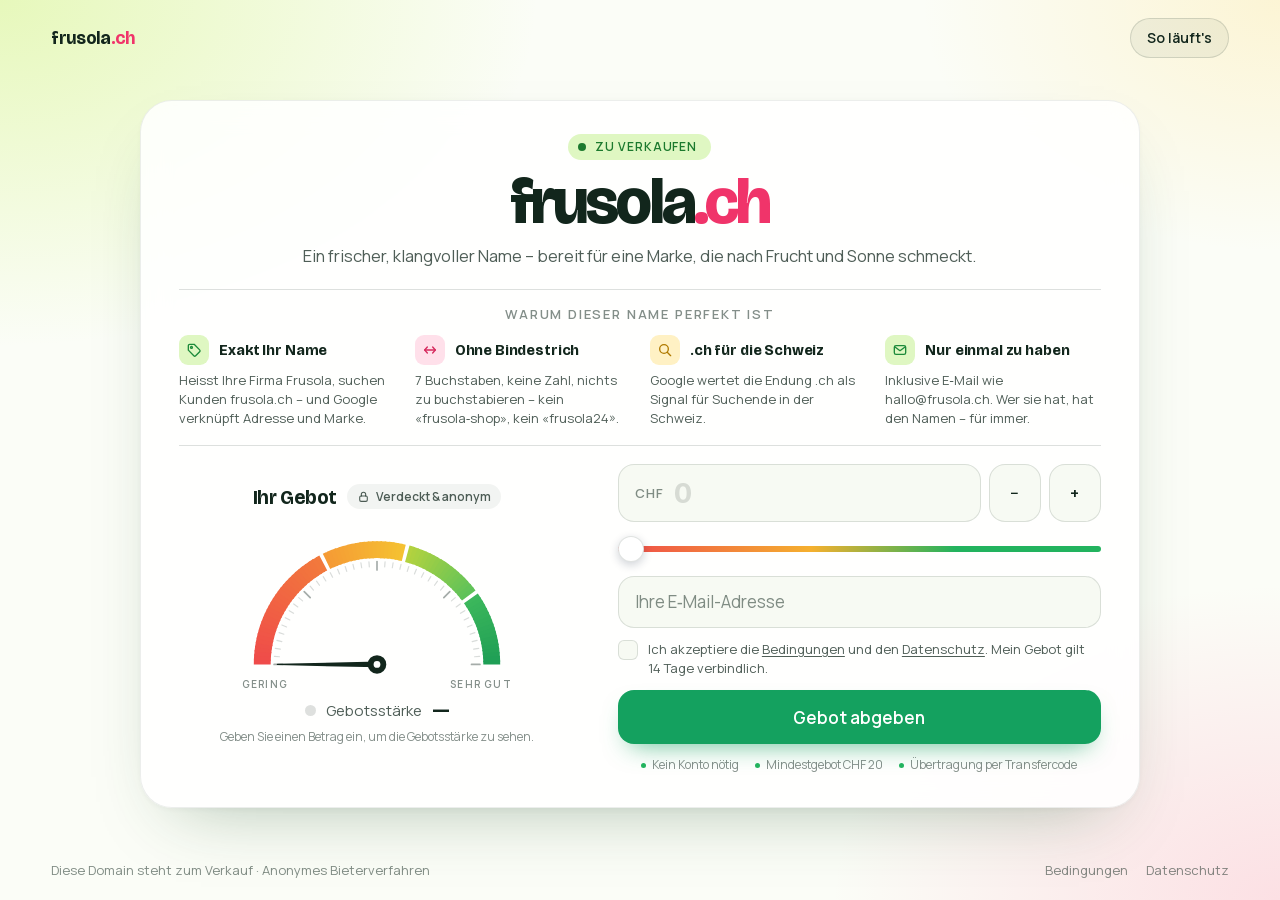
<file: index.html>
<!doctype html>
<html lang="de-CH">
<head>
  <meta charset="utf-8">
  <meta name="viewport" content="width=device-width, initial-scale=1, viewport-fit=cover">
  <title>frusola.ch steht zum Verkauf – Gebot abgeben</title>
  <meta name="description" content="Die Domain frusola.ch steht zum Verkauf. Geben Sie im anonymen Bieterverfahren direkt ein Gebot in Schweizer Franken ab.">
  <meta property="og:title" content="frusola.ch steht zum Verkauf">
  <meta property="og:description" content="Anonymes Bieterverfahren für die Domain frusola.ch. Gebot in CHF direkt online abgeben.">
  <meta property="og:type" content="website">
  <link rel="icon" href="assets/favicon.svg" type="image/svg+xml">
  <link rel="stylesheet" href="assets/fonts/bricolage-grotesque.css">
  <link rel="stylesheet" href="assets/fonts/manrope.css">
  <link rel="stylesheet" href="assets/base.css?v=20261005151731">
  <link rel="stylesheet" href="assets/theme.css?v=20261005151731">
</head>
<body>
  <header class="wrap top">
    <span class="wordmark">frusola<i>.ch</i></span>
    <button class="linkbtn" type="button" data-open-sheet>So läuft's</button>
  </header>

  <main class="wrap center">
    <section class="box rise" aria-labelledby="title" data-auction='{"min": 20, "scale": 105, "step": 5}'>
      <div class="box__head">
        <p class="badge"><span class="pulse" aria-hidden="true"></span>Zu verkaufen</p>
        <h1 class="domain" id="title">frusola<i>.ch</i></h1>
        <p class="lede">Ein frischer, klangvoller Name – bereit für eine Marke, die nach Frucht und Sonne schmeckt.</p>
      </div>

      <div class="why">
        <h2>Warum dieser Name perfekt ist</h2>
        <ul>
          <li><span class="why__icon"><svg viewBox="0 0 24 24" aria-hidden="true"><path d="M3.5 12.2V5.5a2 2 0 0 1 2-2h6.7l8.3 8.3a2 2 0 0 1 0 2.8l-6 6a2 2 0 0 1-2.8 0z"/><circle cx="8.2" cy="8.2" r="1.4"/></svg></span><div><strong>Exakt Ihr Name</strong><span>Heisst Ihre Firma Frusola, suchen Kunden frusola.ch – und Google verknüpft Adresse und Marke.</span></div></li>
          <li><span class="why__icon"><svg viewBox="0 0 24 24" aria-hidden="true"><path d="M4 12h16"/><path d="M8 7.5 4 12l4 4.5M16 7.5l4 4.5-4 4.5"/></svg></span><div><strong>Ohne Bindestrich</strong><span>7 Buchstaben, keine Zahl, nichts zu buchstabieren – kein «frusola‑shop», kein «frusola24».</span></div></li>
          <li><span class="why__icon"><svg viewBox="0 0 24 24" aria-hidden="true"><circle cx="10.5" cy="10.5" r="6.5"/><path d="M15.4 15.4 20.5 20.5"/></svg></span><div><strong>.ch für die Schweiz</strong><span>Google wertet die Endung .ch als Signal für Suchende in der Schweiz.</span></div></li>
          <li><span class="why__icon"><svg viewBox="0 0 24 24" aria-hidden="true"><rect x="3.5" y="5.5" width="17" height="13" rx="2.5"/><path d="m4.5 7.5 7.5 5.5 7.5-5.5"/></svg></span><div><strong>Nur einmal zu haben</strong><span>Inklusive E‑Mail wie hallo@frusola.ch. Wer sie hat, hat den Namen – für immer.</span></div></li>
        </ul>
      </div>

      <div class="bid">
        <div class="bid__side">
          <div class="bid__title"><h2 id="bid-title">Ihr Gebot</h2><span class="chip"><svg viewBox="0 0 24 24" aria-hidden="true"><rect x="5" y="11" width="14" height="10" rx="2.5"/><path d="M8 11V8a4 4 0 0 1 8 0v3"/></svg>Verdeckt &amp; anonym</span></div>
          <div class="meter" aria-live="polite">
            <svg class="meter__svg" viewBox="0 0 320 184" role="img" aria-label="Anzeige der Gebotsstärke"><g fill="none" stroke-width="20"><path d="M24.00 170.00A136 136 0 0 1 24.15 163.54" stroke="#EF4B4A"/><path d="M24.08 165.25A136 136 0 0 1 24.46 158.79" stroke="#EF4D49"/><path d="M24.33 160.50A136 136 0 0 1 24.94 154.06" stroke="#EF4E49"/><path d="M24.75 155.76A136 136 0 0 1 25.58 149.35" stroke="#EF5048"/><path d="M25.33 151.04A136 136 0 0 1 26.38 144.67" stroke="#EF5148"/><path d="M26.07 146.35A136 136 0 0 1 27.35 140.01" stroke="#F05347"/><path d="M26.98 141.68A136 136 0 0 1 28.48 135.39" stroke="#F05447"/><path d="M28.05 137.05A136 136 0 0 1 29.77 130.81" stroke="#F05647"/><path d="M29.29 132.45A136 136 0 0 1 31.22 126.29" stroke="#F05746"/><path d="M30.68 127.91A136 136 0 0 1 32.82 121.81" stroke="#F05946"/><path d="M32.23 123.41A136 136 0 0 1 34.59 117.40" stroke="#F05B45"/><path d="M33.93 118.98A136 136 0 0 1 36.50 113.04" stroke="#F05C45"/><path d="M35.80 114.60A136 136 0 0 1 38.57 108.76" stroke="#F05E44"/><path d="M37.81 110.29A136 136 0 0 1 40.78 104.55" stroke="#F05F44"/><path d="M39.97 106.06A136 136 0 0 1 43.14 100.43" stroke="#F06143"/><path d="M42.28 101.90A136 136 0 0 1 45.65 96.38" stroke="#F16243"/><path d="M44.73 97.83A136 136 0 0 1 48.29 92.43" stroke="#F16442"/><path d="M47.32 93.84A136 136 0 0 1 51.07 88.57" stroke="#F16542"/><path d="M50.05 89.95A136 136 0 0 1 53.98 84.82" stroke="#F16742"/><path d="M52.92 86.16A136 136 0 0 1 57.02 81.16" stroke="#F16841"/><path d="M55.92 82.46A136 136 0 0 1 60.19 77.62" stroke="#F16A41"/><path d="M59.04 78.88A136 136 0 0 1 63.48 74.18" stroke="#F16C40"/><path d="M62.29 75.41A136 136 0 0 1 66.89 70.87" stroke="#F16D40"/><path d="M65.65 72.05A136 136 0 0 1 70.41 67.68" stroke="#F16F3F"/><path d="M69.13 68.81A136 136 0 0 1 74.05 64.61" stroke="#F1703F"/><path d="M72.73 65.70A136 136 0 0 1 77.78 61.67" stroke="#F1723E"/><path d="M76.43 62.71A136 136 0 0 1 81.62 58.86" stroke="#F2733E"/><path d="M80.23 59.85A136 136 0 0 1 85.55 56.19" stroke="#F2753D"/><path d="M84.13 57.13A136 136 0 0 1 89.58 53.65" stroke="#F2763D"/><path d="M88.12 54.55A136 136 0 0 1 93.69 51.26" stroke="#F2783D"/><path d="M92.20 52.11A136 136 0 0 1 96.36 49.81" stroke="#F2793C"/><path d="M100.17 47.87A136 136 0 0 1 105.99 45.19" stroke="#F59B35"/><path d="M104.42 45.87A136 136 0 0 1 110.33 43.39" stroke="#F59D35"/><path d="M108.75 44.03A136 136 0 0 1 114.74 41.75" stroke="#F59F35"/><path d="M113.13 42.33A136 136 0 0 1 119.19 40.27" stroke="#F5A134"/><path d="M117.57 40.79A136 136 0 0 1 123.70 38.93" stroke="#F5A334"/><path d="M122.06 39.40A136 136 0 0 1 128.25 37.76" stroke="#F5A534"/><path d="M126.59 38.17A136 136 0 0 1 132.84 36.74" stroke="#F5A734"/><path d="M131.17 37.09A136 136 0 0 1 137.46 35.88" stroke="#F5A934"/><path d="M135.78 36.17A136 136 0 0 1 142.11 35.18" stroke="#F5AB34"/><path d="M140.41 35.42A136 136 0 0 1 146.78 34.64" stroke="#F5AD34"/><path d="M145.08 34.82A136 136 0 0 1 151.46 34.27" stroke="#F5AF33"/><path d="M149.76 34.39A136 136 0 0 1 156.16 34.05" stroke="#F5B133"/><path d="M154.45 34.11A136 136 0 0 1 160.85 34.00" stroke="#F5B333"/><path d="M159.15 34.00A136 136 0 0 1 165.55 34.11" stroke="#F5B533"/><path d="M163.84 34.05A136 136 0 0 1 170.24 34.39" stroke="#F5B733"/><path d="M168.54 34.27A136 136 0 0 1 174.92 34.82" stroke="#F5B933"/><path d="M173.22 34.64A136 136 0 0 1 179.59 35.42" stroke="#F5BB32"/><path d="M177.89 35.18A136 136 0 0 1 184.22 36.17" stroke="#F5BD32"/><path d="M182.54 35.88A136 136 0 0 1 188.83 37.09" stroke="#F5BF32"/><path d="M187.16 36.74A136 136 0 0 1 191.75 37.76" stroke="#F5C132"/><path d="M195.89 38.82A136 136 0 0 1 202.05 40.66" stroke="#B3D23F"/><path d="M200.42 40.15A136 136 0 0 1 206.51 42.20" stroke="#AED140"/><path d="M204.90 41.63A136 136 0 0 1 210.92 43.89" stroke="#A9D142"/><path d="M209.33 43.26A136 136 0 0 1 215.27 45.74" stroke="#A5D043"/><path d="M213.70 45.05A136 136 0 0 1 219.55 47.73" stroke="#A0CF45"/><path d="M218.01 46.99A136 136 0 0 1 223.76 49.87" stroke="#9BCE46"/><path d="M222.24 49.08A136 136 0 0 1 227.89 52.16" stroke="#97CD48"/><path d="M226.40 51.31A136 136 0 0 1 231.94 54.58" stroke="#92CC49"/><path d="M230.48 53.69A136 136 0 0 1 235.90 57.15" stroke="#8DCB4B"/><path d="M234.48 56.21A136 136 0 0 1 239.77 59.85" stroke="#89CA4C"/><path d="M238.38 58.86A136 136 0 0 1 243.55 62.69" stroke="#84C94E"/><path d="M242.20 61.65A136 136 0 0 1 247.23 65.66" stroke="#7FC94F"/><path d="M245.91 64.57A136 136 0 0 1 250.80 68.75" stroke="#7BC851"/><path d="M249.52 67.61A136 136 0 0 1 254.26 71.96" stroke="#76C752"/><path d="M253.02 70.78A136 136 0 0 1 257.60 75.29" stroke="#71C654"/><path d="M256.40 74.07A136 136 0 0 1 260.83 78.74" stroke="#6DC555"/><path d="M259.68 77.48A136 136 0 0 1 263.94 82.29" stroke="#68C457"/><path d="M262.83 80.99A136 136 0 0 1 266.92 85.95" stroke="#63C358"/><path d="M265.86 84.62A136 136 0 0 1 268.76 88.34" stroke="#5FC259"/><path d="M271.27 91.80A136 136 0 0 1 274.79 97.07" stroke="#3CB75C"/><path d="M273.86 95.63A136 136 0 0 1 277.21 101.02" stroke="#3AB65B"/><path d="M276.33 99.55A136 136 0 0 1 279.49 105.04" stroke="#38B45B"/><path d="M278.66 103.55A136 136 0 0 1 281.63 109.15" stroke="#37B35B"/><path d="M280.85 107.62A136 136 0 0 1 283.63 113.32" stroke="#35B15A"/><path d="M282.90 111.77A136 136 0 0 1 285.48 117.56" stroke="#33B05A"/><path d="M284.81 115.99A136 136 0 0 1 287.20 121.86" stroke="#31AE59"/><path d="M286.58 120.27A136 136 0 0 1 288.76 126.22" stroke="#30AD59"/><path d="M288.20 124.60A136 136 0 0 1 290.17 130.62" stroke="#2EAB59"/><path d="M289.67 128.99A136 136 0 0 1 291.44 135.08" stroke="#2CAA58"/><path d="M290.99 133.43A136 136 0 0 1 292.55 139.57" stroke="#2BA958"/><path d="M292.16 137.91A136 136 0 0 1 293.51 144.10" stroke="#29A757"/><path d="M293.17 142.42A136 136 0 0 1 294.31 148.65" stroke="#27A657"/><path d="M294.04 146.97A136 136 0 0 1 294.96 153.24" stroke="#25A457"/><path d="M294.74 151.54A136 136 0 0 1 295.46 157.84" stroke="#24A356"/><path d="M295.29 156.14A136 136 0 0 1 295.79 162.46" stroke="#22A156"/><path d="M295.69 160.75A136 136 0 0 1 295.97 167.08" stroke="#20A056"/><path d="M295.92 165.37A136 136 0 0 1 296.00 170.00" stroke="#1F9F55"/></g><g><line class="meter__tick meter__tick--major" x1="48.00" y1="170.00" x2="38.00" y2="170.00"/><line class="meter__tick" x1="44.36" y1="160.90" x2="38.38" y2="160.43"/><line class="meter__tick" x1="45.43" y1="151.85" x2="39.50" y2="150.91"/><line class="meter__tick" x1="47.21" y1="142.92" x2="41.37" y2="141.52"/><line class="meter__tick" x1="49.68" y1="134.15" x2="43.97" y2="132.30"/><line class="meter__tick" x1="52.83" y1="125.61" x2="47.29" y2="123.31"/><line class="meter__tick" x1="56.64" y1="117.34" x2="51.30" y2="114.61"/><line class="meter__tick" x1="61.09" y1="109.39" x2="55.98" y2="106.26"/><line class="meter__tick" x1="66.15" y1="101.82" x2="61.30" y2="98.29"/><line class="meter__tick" x1="71.79" y1="94.66" x2="67.23" y2="90.77"/><line class="meter__tick meter__tick--major" x1="80.80" y1="90.80" x2="73.73" y2="83.73"/><line class="meter__tick" x1="84.66" y1="81.79" x2="80.77" y2="77.23"/><line class="meter__tick" x1="91.82" y1="76.15" x2="88.29" y2="71.30"/><line class="meter__tick" x1="99.39" y1="71.09" x2="96.26" y2="65.98"/><line class="meter__tick" x1="107.34" y1="66.64" x2="104.61" y2="61.30"/><line class="meter__tick" x1="115.61" y1="62.83" x2="113.31" y2="57.29"/><line class="meter__tick" x1="124.15" y1="59.68" x2="122.30" y2="53.97"/><line class="meter__tick" x1="132.92" y1="57.21" x2="131.52" y2="51.37"/><line class="meter__tick" x1="141.85" y1="55.43" x2="140.91" y2="49.50"/><line class="meter__tick" x1="150.90" y1="54.36" x2="150.43" y2="48.38"/><line class="meter__tick meter__tick--major" x1="160.00" y1="58.00" x2="160.00" y2="48.00"/><line class="meter__tick" x1="169.10" y1="54.36" x2="169.57" y2="48.38"/><line class="meter__tick" x1="178.15" y1="55.43" x2="179.09" y2="49.50"/><line class="meter__tick" x1="187.08" y1="57.21" x2="188.48" y2="51.37"/><line class="meter__tick" x1="195.85" y1="59.68" x2="197.70" y2="53.97"/><line class="meter__tick" x1="204.39" y1="62.83" x2="206.69" y2="57.29"/><line class="meter__tick" x1="212.66" y1="66.64" x2="215.39" y2="61.30"/><line class="meter__tick" x1="220.61" y1="71.09" x2="223.74" y2="65.98"/><line class="meter__tick" x1="228.18" y1="76.15" x2="231.71" y2="71.30"/><line class="meter__tick" x1="235.34" y1="81.79" x2="239.23" y2="77.23"/><line class="meter__tick meter__tick--major" x1="239.20" y1="90.80" x2="246.27" y2="83.73"/><line class="meter__tick" x1="248.21" y1="94.66" x2="252.77" y2="90.77"/><line class="meter__tick" x1="253.85" y1="101.82" x2="258.70" y2="98.29"/><line class="meter__tick" x1="258.91" y1="109.39" x2="264.02" y2="106.26"/><line class="meter__tick" x1="263.36" y1="117.34" x2="268.70" y2="114.61"/><line class="meter__tick" x1="267.17" y1="125.61" x2="272.71" y2="123.31"/><line class="meter__tick" x1="270.32" y1="134.15" x2="276.03" y2="132.30"/><line class="meter__tick" x1="272.79" y1="142.92" x2="278.63" y2="141.52"/><line class="meter__tick" x1="274.57" y1="151.85" x2="280.50" y2="150.91"/><line class="meter__tick" x1="275.64" y1="160.90" x2="281.62" y2="160.43"/><line class="meter__tick meter__tick--major" x1="272.00" y1="170.00" x2="282.00" y2="170.00"/></g><g class="meter__needle" data-needle><path d="M156.6 172 159.2 52a.8.8 0 0 1 1.6 0L163.4 172Z"/></g><circle class="meter__hub" cx="160" cy="170" r="11"/><circle class="meter__hub-inner" cx="160" cy="170" r="4"/></svg>
            <div class="meter__ends" aria-hidden="true"><span>Gering</span><span>Sehr gut</span></div>
            <p class="meter__read"><span class="meter__dot" data-dot aria-hidden="true"></span>Gebotsstärke <strong data-strength>—</strong></p>
            <p class="meter__note" data-note id="meter-note"></p>
          </div>
        </div>
        <form class="bidform" data-bid-form data-endpoint="https://formsubmit.co/ajax/9de2592c97e89040e8c0e87298fa2035" aria-labelledby="bid-title" novalidate>
          <input type="hidden" name="_subject" value="Neues Gebot für frusola.ch"><input type="hidden" name="_template" value="table"><input type="text" name="_honey" class="sr-only" tabindex="-1" autocomplete="off" aria-hidden="true"><input type="hidden" name="domain" value="frusola.ch">
          <div class="amount">
            <label class="amount__field"><span class="amount__cur">CHF</span><input id="betrag" name="betrag" data-amount inputmode="numeric" autocomplete="off" placeholder="0" aria-label="Ihr Gebot in Franken" aria-describedby="meter-note"></label>
            <button type="button" data-nudge="-10" aria-label="10 Franken weniger">−</button>
            <button type="button" data-nudge="10" aria-label="10 Franken mehr">+</button>
          </div>
          <input class="range" type="range" data-slider min="0" max="1" step="0.001" value="0" aria-label="Betrag mit dem Regler wählen">
          <input class="email" type="email" name="email" autocomplete="email" required placeholder="Ihre E‑Mail-Adresse" aria-label="Ihre E‑Mail-Adresse">
          <label class="consent"><input type="checkbox" name="consent" value="ja"><span>Ich akzeptiere die <a href="bedingungen.html">Bedingungen</a> und den <a href="datenschutz.html">Datenschutz</a>. Mein Gebot gilt 14 Tage verbindlich.</span></label>
          <button class="btn" type="submit">Gebot abgeben</button>
          <p class="status" data-status role="status" aria-live="polite"></p>
          <p class="trust"><span>Kein Konto nötig</span><span>Mindestgebot CHF 20</span><span>Übertragung per Transfercode</span></p>
        </form>
      </div>

      <div class="done" data-done tabindex="-1">
        <div class="done__check"><svg viewBox="0 0 24 24" aria-hidden="true"><path d="M5 12.5 10 17.5 19.5 7" fill="none" stroke="currentColor" stroke-width="2.4" stroke-linecap="round" stroke-linejoin="round"/></svg></div>
        <h3>Ihr Gebot über <span data-done-amount></span> ist eingegangen.</h3>
        <p>Danke. Der Verkäufer prüft es vertraulich und meldet sich per E‑Mail. Erhöhen können Sie jederzeit mit derselben Adresse.</p>
        <p class="preview" data-done-preview>Vorschau: Hier wird noch kein Gebot übermittelt.</p>
      </div>
    </section>
  </main>

  <footer class="wrap foot">
    <span>Diese Domain steht zum Verkauf · Anonymes Bieterverfahren</span>
    <nav aria-label="Rechtliches"><a href="bedingungen.html">Bedingungen</a><a href="datenschutz.html">Datenschutz</a></nav>
  </footer>

  <dialog class="sheet" data-sheet aria-labelledby="sheet-title">
    <div class="sheet__inner">
      <div class="sheet__head">
        <h2 id="sheet-title">So läuft das Bieterverfahren</h2>
        <button class="sheet__close" type="button" data-close-sheet aria-label="Schliessen">×</button>
      </div>
      <ol class="sheet__steps">
          <li><div><strong>Gebot abgeben</strong><span>Betrag in Franken und E‑Mail-Adresse – mehr braucht es nicht.</span></div></li>
          <li><div><strong>Vertraulich geprüft</strong><span>Gebote sind verdeckt. Niemand ausser dem Verkäufer sieht Betrag oder Absender.</span></div></li>
          <li><div><strong>Zuschlag per E‑Mail</strong><span>Passt Ihr Gebot, erhalten Sie den Zuschlag mit allen Angaben zur Zahlung.</span></div></li>
          <li><div><strong>Übertragung</strong><span>Nach Zahlungseingang erhalten Sie den Transfercode und übernehmen frusola.ch bei einem Registrar Ihrer Wahl.</span></div></li>
      </ol>
      <h3>Fragen und Antworten</h3>
        <details><summary>Wer verkauft die Domain?</summary><p>frusola.ch wird privat verkauft. Der Verkäufer bleibt im Bieterverfahren anonym und gibt sich dem Käufer beim Zuschlag zu erkennen.</p></details>
        <details><summary>Was zeigt die Anzeige?</summary><p>Sie schätzt ein, wie gut Ihr Betrag zur Preisvorstellung des Verkäufers passt. Sie zeigt keine Gebote anderer und ist keine Zusage.</p></details>
        <details><summary>Ist mein Gebot verbindlich?</summary><p>Ja, 14 Tage ab Abgabe. Ohne Zuschlag in dieser Zeit erlischt es automatisch.</p></details>
        <details><summary>Kann ich erhöhen?</summary><p>Ja. Ein neues Gebot mit derselben E‑Mail-Adresse ersetzt das frühere.</p></details>
        <details><summary>Wie wird bezahlt?</summary><p>Per Banküberweisung in CHF innert 7 Tagen nach dem Zuschlag – auf Wunsch über einen Treuhanddienst (Gebühren trägt der Käufer).</p></details>
        <details><summary>Fallen weitere Kosten an?</summary><p>Nein. Der gebotene Betrag ist der Endpreis; danach zahlen Sie nur die jährliche Gebühr bei Ihrem Registrar.</p></details>
      <p class="sheet__legal">Alle Regeln stehen in den <a href="bedingungen.html">Bedingungen des Bieterverfahrens</a>.</p>
    </div>
  </dialog>

  <script src="assets/auction.js?v=20261005151731" defer></script>
  <script>
    // the sheet opens in place, so the page itself never has to scroll
    (() => {
      const sheet = document.querySelector('[data-sheet]');
      document.querySelector('[data-open-sheet]').addEventListener('click', () => sheet.showModal());
      document.querySelector('[data-close-sheet]').addEventListener('click', () => sheet.close());
      sheet.addEventListener('click', (e) => { if (e.target === sheet) sheet.close(); });
    })();
  </script>
</body>
</html>
</file>
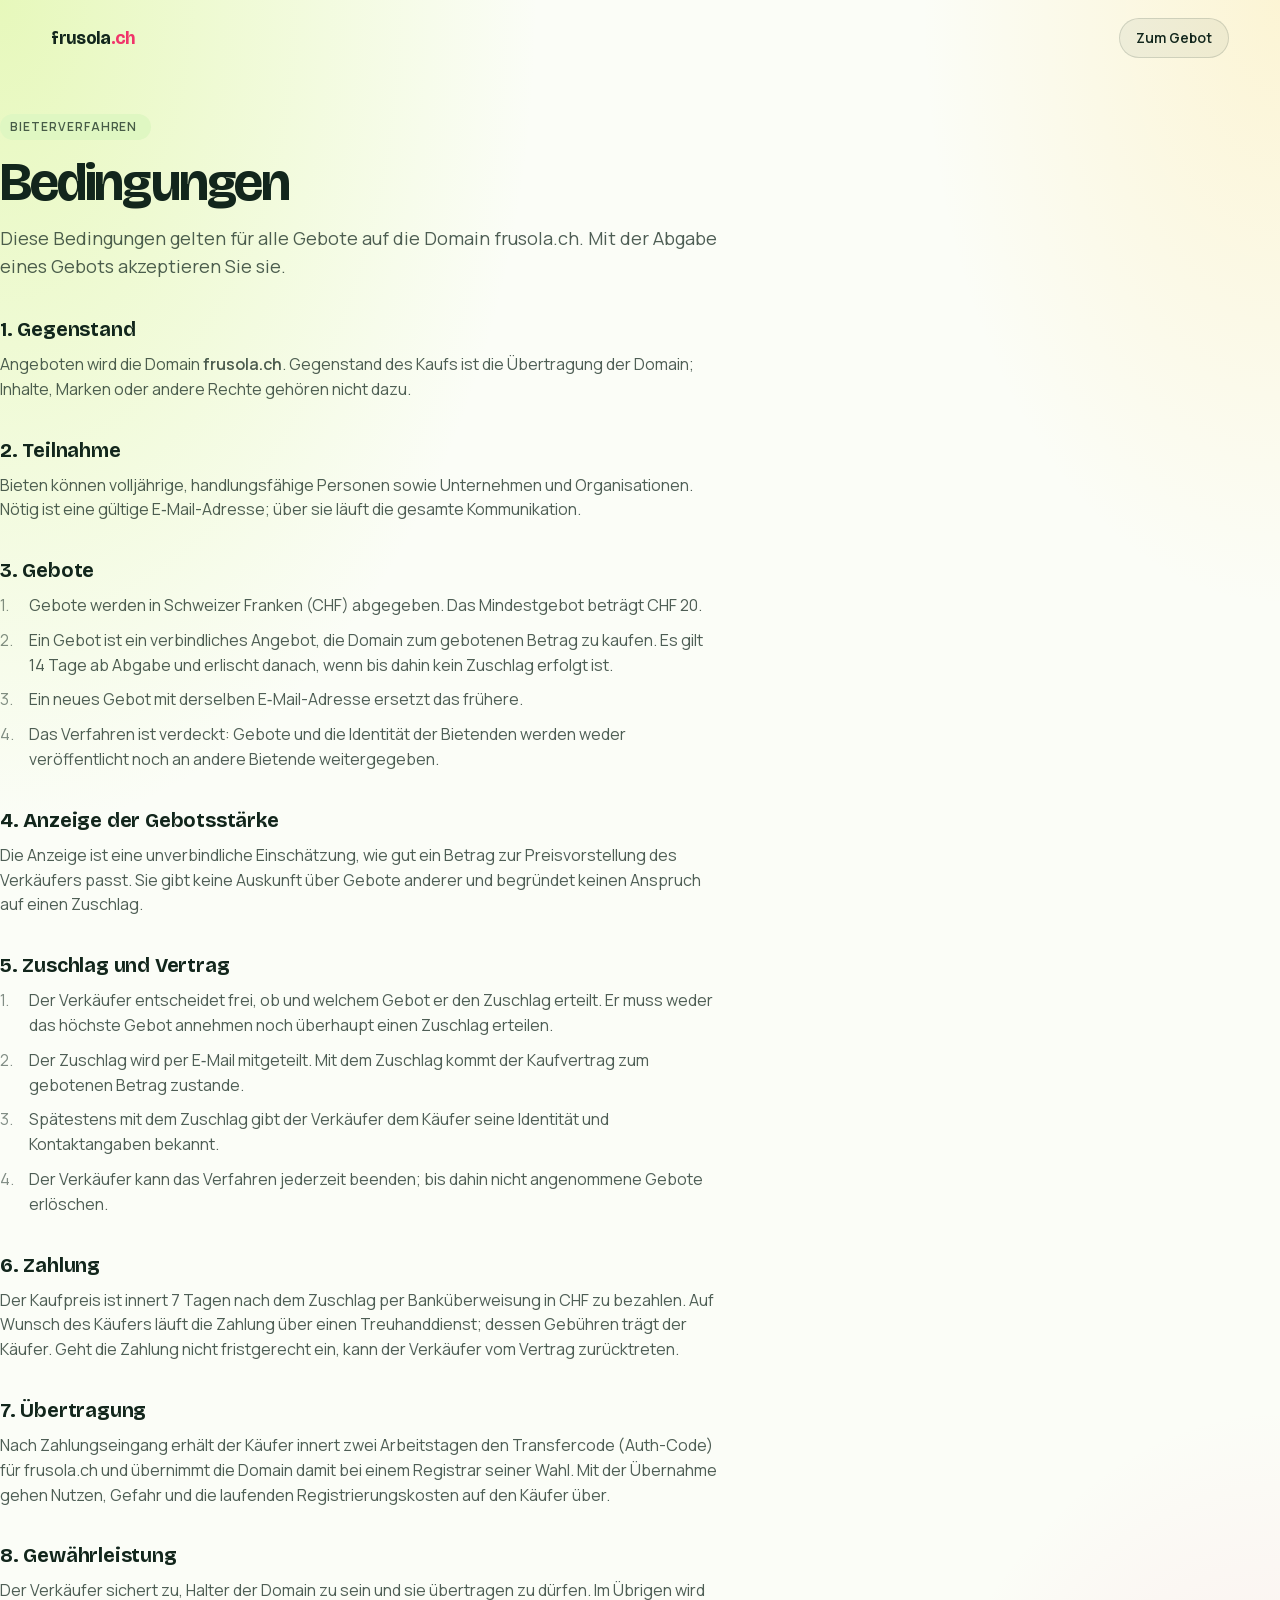
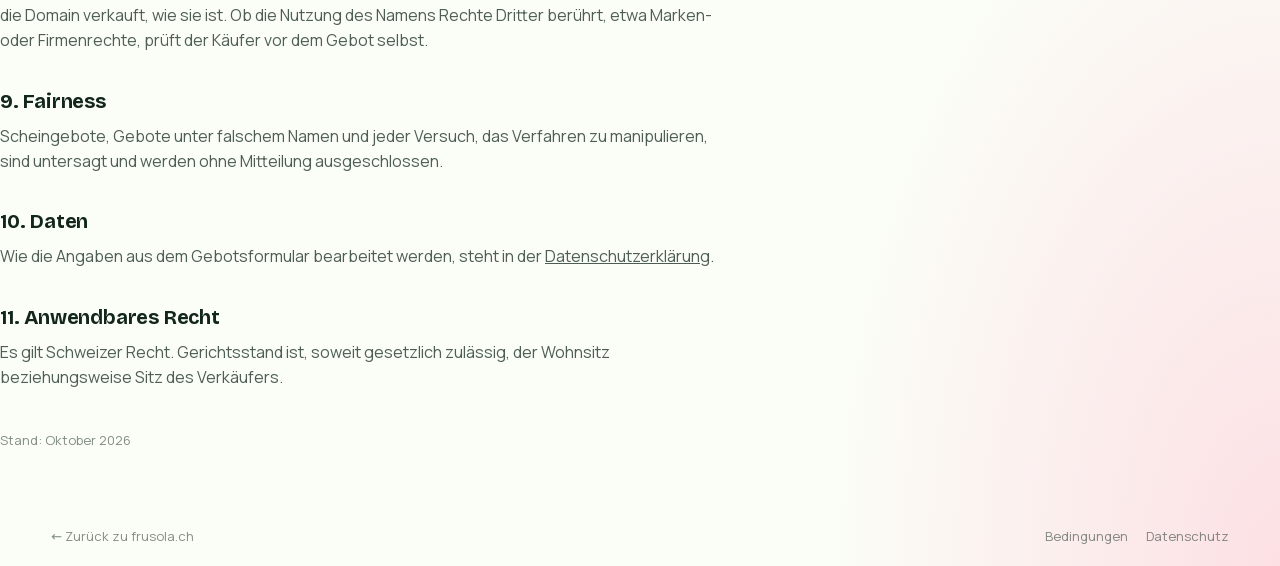
<file: bedingungen.html>
<!doctype html>
<html lang="de-CH">
<head>
  <meta charset="utf-8">
  <meta name="viewport" content="width=device-width, initial-scale=1, viewport-fit=cover">
  <title>Bedingungen – frusola.ch</title>
  <meta name="description" content="Bedingungen für das Bieterverfahren um die Domain frusola.ch.">
  <meta property="og:title" content="frusola.ch steht zum Verkauf">
  <meta property="og:description" content="Anonymes Bieterverfahren für die Domain frusola.ch. Gebot in CHF direkt online abgeben.">
  <meta property="og:type" content="website">
  <link rel="icon" href="assets/favicon.svg" type="image/svg+xml">
  <link rel="stylesheet" href="assets/fonts/bricolage-grotesque.css">
  <link rel="stylesheet" href="assets/fonts/manrope.css">
  <link rel="stylesheet" href="assets/base.css?v=20261005151731">
  <link rel="stylesheet" href="assets/theme.css?v=20261005151731">
</head>
<body>
  <header class="wrap top">
    <a class="wordmark" href="index.html">frusola<i>.ch</i></a>
    <a class="linkbtn" href="index.html">Zum Gebot</a>
  </header>
  <main class="wrap legal">
    <article>
      <p class="badge">Bieterverfahren</p>
      <h1>Bedingungen</h1>
      <p class="lead">Diese Bedingungen gelten für alle Gebote auf die Domain frusola.ch. Mit der Abgabe eines Gebots akzeptieren Sie sie.</p>

      <h2>1. Gegenstand</h2>
      <p>Angeboten wird die Domain <strong>frusola.ch</strong>. Gegenstand des Kaufs ist die Übertragung der Domain; Inhalte, Marken oder andere Rechte gehören nicht dazu.</p>
      <h2>2. Teilnahme</h2>
      <p>Bieten können volljährige, handlungsfähige Personen sowie Unternehmen und Organisationen. Nötig ist eine gültige E‑Mail-Adresse; über sie läuft die gesamte Kommunikation.</p>
      <h2>3. Gebote</h2>
      <ol>
        <li>Gebote werden in Schweizer Franken (CHF) abgegeben. Das Mindestgebot beträgt CHF 20.</li>
        <li>Ein Gebot ist ein verbindliches Angebot, die Domain zum gebotenen Betrag zu kaufen. Es gilt 14 Tage ab Abgabe und erlischt danach, wenn bis dahin kein Zuschlag erfolgt ist.</li>
        <li>Ein neues Gebot mit derselben E‑Mail-Adresse ersetzt das frühere.</li>
        <li>Das Verfahren ist verdeckt: Gebote und die Identität der Bietenden werden weder veröffentlicht noch an andere Bietende weitergegeben.</li>
      </ol>
      <h2>4. Anzeige der Gebotsstärke</h2>
      <p>Die Anzeige ist eine unverbindliche Einschätzung, wie gut ein Betrag zur Preisvorstellung des Verkäufers passt. Sie gibt keine Auskunft über Gebote anderer und begründet keinen Anspruch auf einen Zuschlag.</p>
      <h2>5. Zuschlag und Vertrag</h2>
      <ol>
        <li>Der Verkäufer entscheidet frei, ob und welchem Gebot er den Zuschlag erteilt. Er muss weder das höchste Gebot annehmen noch überhaupt einen Zuschlag erteilen.</li>
        <li>Der Zuschlag wird per E‑Mail mitgeteilt. Mit dem Zuschlag kommt der Kaufvertrag zum gebotenen Betrag zustande.</li>
        <li>Spätestens mit dem Zuschlag gibt der Verkäufer dem Käufer seine Identität und Kontaktangaben bekannt.</li>
        <li>Der Verkäufer kann das Verfahren jederzeit beenden; bis dahin nicht angenommene Gebote erlöschen.</li>
      </ol>
      <h2>6. Zahlung</h2>
      <p>Der Kaufpreis ist innert 7 Tagen nach dem Zuschlag per Banküberweisung in CHF zu bezahlen. Auf Wunsch des Käufers läuft die Zahlung über einen Treuhanddienst; dessen Gebühren trägt der Käufer. Geht die Zahlung nicht fristgerecht ein, kann der Verkäufer vom Vertrag zurücktreten.</p>
      <h2>7. Übertragung</h2>
      <p>Nach Zahlungseingang erhält der Käufer innert zwei Arbeitstagen den Transfercode (Auth-Code) für frusola.ch und übernimmt die Domain damit bei einem Registrar seiner Wahl. Mit der Übernahme gehen Nutzen, Gefahr und die laufenden Registrierungskosten auf den Käufer über.</p>
      <h2>8. Gewährleistung</h2>
      <p>Der Verkäufer sichert zu, Halter der Domain zu sein und sie übertragen zu dürfen. Im Übrigen wird die Domain verkauft, wie sie ist. Ob die Nutzung des Namens Rechte Dritter berührt, etwa Marken- oder Firmenrechte, prüft der Käufer vor dem Gebot selbst.</p>
      <h2>9. Fairness</h2>
      <p>Scheingebote, Gebote unter falschem Namen und jeder Versuch, das Verfahren zu manipulieren, sind untersagt und werden ohne Mitteilung ausgeschlossen.</p>
      <h2>10. Daten</h2>
      <p>Wie die Angaben aus dem Gebotsformular bearbeitet werden, steht in der <a href="datenschutz.html">Datenschutzerklärung</a>.</p>
      <h2>11. Anwendbares Recht</h2>
      <p>Es gilt Schweizer Recht. Gerichtsstand ist, soweit gesetzlich zulässig, der Wohnsitz beziehungsweise Sitz des Verkäufers.</p>

      <p class="stand">Stand: Oktober 2026</p>
    </article>
  </main>
  <footer class="wrap foot">
    <span><a href="index.html">← Zurück zu frusola.ch</a></span>
    <nav aria-label="Rechtliches"><a href="bedingungen.html">Bedingungen</a><a href="datenschutz.html">Datenschutz</a></nav>
  </footer>
</body>
</html>
</file>
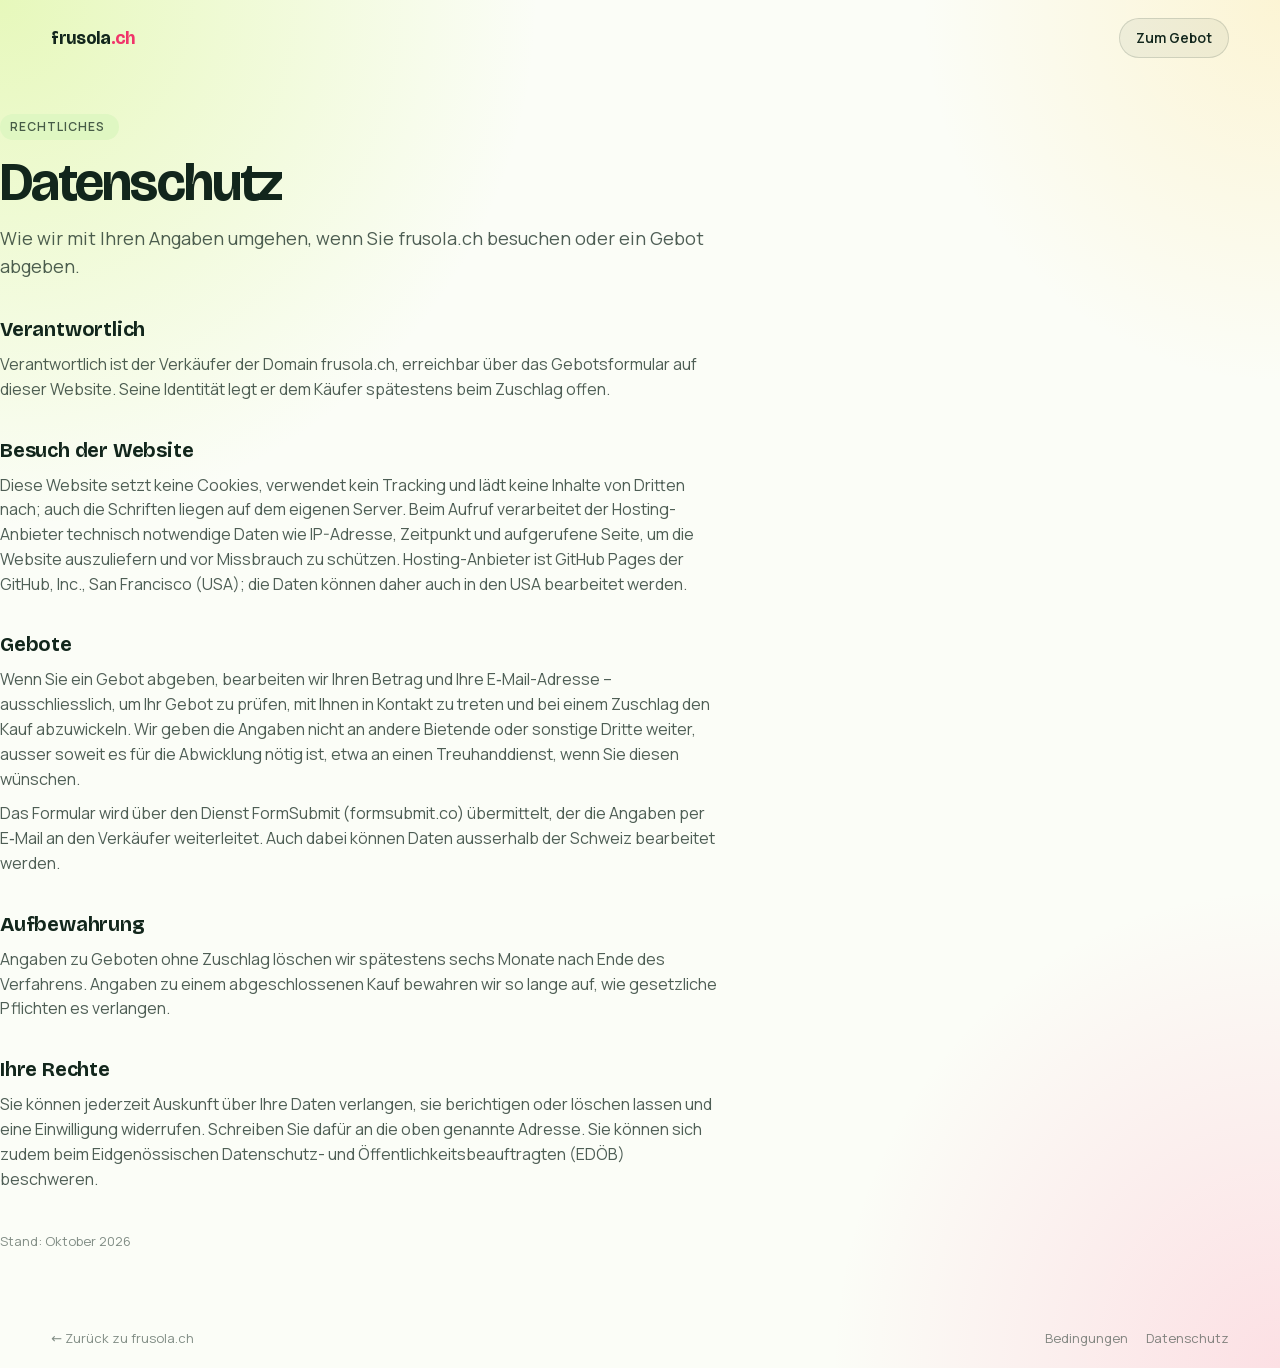
<file: datenschutz.html>
<!doctype html>
<html lang="de-CH">
<head>
  <meta charset="utf-8">
  <meta name="viewport" content="width=device-width, initial-scale=1, viewport-fit=cover">
  <title>Datenschutz – frusola.ch</title>
  <meta name="description" content="Datenschutz für das Bieterverfahren um die Domain frusola.ch.">
  <meta property="og:title" content="frusola.ch steht zum Verkauf">
  <meta property="og:description" content="Anonymes Bieterverfahren für die Domain frusola.ch. Gebot in CHF direkt online abgeben.">
  <meta property="og:type" content="website">
  <link rel="icon" href="assets/favicon.svg" type="image/svg+xml">
  <link rel="stylesheet" href="assets/fonts/bricolage-grotesque.css">
  <link rel="stylesheet" href="assets/fonts/manrope.css">
  <link rel="stylesheet" href="assets/base.css?v=20261005151731">
  <link rel="stylesheet" href="assets/theme.css?v=20261005151731">
</head>
<body>
  <header class="wrap top">
    <a class="wordmark" href="index.html">frusola<i>.ch</i></a>
    <a class="linkbtn" href="index.html">Zum Gebot</a>
  </header>
  <main class="wrap legal">
    <article>
      <p class="badge">Rechtliches</p>
      <h1>Datenschutz</h1>
      <p class="lead">Wie wir mit Ihren Angaben umgehen, wenn Sie frusola.ch besuchen oder ein Gebot abgeben.</p>

      <h2>Verantwortlich</h2>
      <p>Verantwortlich ist der Verkäufer der Domain frusola.ch, erreichbar über das Gebotsformular auf dieser Website. Seine Identität legt er dem Käufer spätestens beim Zuschlag offen.</p>
      <h2>Besuch der Website</h2>
      <p>Diese Website setzt keine Cookies, verwendet kein Tracking und lädt keine Inhalte von Dritten nach; auch die Schriften liegen auf dem eigenen Server. Beim Aufruf verarbeitet der Hosting-Anbieter technisch notwendige Daten wie IP-Adresse, Zeitpunkt und aufgerufene Seite, um die Website auszuliefern und vor Missbrauch zu schützen. Hosting-Anbieter ist GitHub Pages der GitHub, Inc., San Francisco (USA); die Daten können daher auch in den USA bearbeitet werden.</p>
      <h2>Gebote</h2>
      <p>Wenn Sie ein Gebot abgeben, bearbeiten wir Ihren Betrag und Ihre E‑Mail-Adresse – ausschliesslich, um Ihr Gebot zu prüfen, mit Ihnen in Kontakt zu treten und bei einem Zuschlag den Kauf abzuwickeln. Wir geben die Angaben nicht an andere Bietende oder sonstige Dritte weiter, ausser soweit es für die Abwicklung nötig ist, etwa an einen Treuhanddienst, wenn Sie diesen wünschen.</p>
      <p>Das Formular wird über den Dienst FormSubmit (formsubmit.co) übermittelt, der die Angaben per E‑Mail an den Verkäufer weiterleitet. Auch dabei können Daten ausserhalb der Schweiz bearbeitet werden.</p>
      <h2>Aufbewahrung</h2>
      <p>Angaben zu Geboten ohne Zuschlag löschen wir spätestens sechs Monate nach Ende des Verfahrens. Angaben zu einem abgeschlossenen Kauf bewahren wir so lange auf, wie gesetzliche Pflichten es verlangen.</p>
      <h2>Ihre Rechte</h2>
      <p>Sie können jederzeit Auskunft über Ihre Daten verlangen, sie berichtigen oder löschen lassen und eine Einwilligung widerrufen. Schreiben Sie dafür an die oben genannte Adresse. Sie können sich zudem beim Eidgenössischen Datenschutz- und Öffentlichkeitsbeauftragten (EDÖB) beschweren.</p>

      <p class="stand">Stand: Oktober 2026</p>
    </article>
  </main>
  <footer class="wrap foot">
    <span><a href="index.html">← Zurück zu frusola.ch</a></span>
    <nav aria-label="Rechtliches"><a href="bedingungen.html">Bedingungen</a><a href="datenschutz.html">Datenschutz</a></nav>
  </footer>
</body>
</html>
</file>
<file: assets/fonts/bricolage-grotesque.css>
@font-face {
  font-family: 'Bricolage Grotesque';
  font-style: normal;
  font-weight: 400 800;
  font-stretch: 100%;
  font-display: swap;
  src: url(bricolage-grotesque-normal-latin-ext.woff2) format('woff2');
  unicode-range: U+0100-02BA, U+02BD-02C5, U+02C7-02CC, U+02CE-02D7, U+02DD-02FF, U+0304, U+0308, U+0329, U+1D00-1DBF, U+1E00-1E9F, U+1EF2-1EFF, U+2020, U+20A0-20AB, U+20AD-20C0, U+2113, U+2C60-2C7F, U+A720-A7FF;
}
@font-face {
  font-family: 'Bricolage Grotesque';
  font-style: normal;
  font-weight: 400 800;
  font-stretch: 100%;
  font-display: swap;
  src: url(bricolage-grotesque-normal-latin.woff2) format('woff2');
  unicode-range: U+0000-00FF, U+0131, U+0152-0153, U+02BB-02BC, U+02C6, U+02DA, U+02DC, U+0304, U+0308, U+0329, U+2000-206F, U+20AC, U+2122, U+2191, U+2193, U+2212, U+2215, U+FEFF, U+FFFD;
}
</file>
<file: assets/fonts/manrope.css>
@font-face {
  font-family: 'Manrope';
  font-style: normal;
  font-weight: 400 600;
  font-display: swap;
  src: url(manrope-normal-latin-ext.woff2) format('woff2');
  unicode-range: U+0100-02BA, U+02BD-02C5, U+02C7-02CC, U+02CE-02D7, U+02DD-02FF, U+0304, U+0308, U+0329, U+1D00-1DBF, U+1E00-1E9F, U+1EF2-1EFF, U+2020, U+20A0-20AB, U+20AD-20C0, U+2113, U+2C60-2C7F, U+A720-A7FF;
}
@font-face {
  font-family: 'Manrope';
  font-style: normal;
  font-weight: 400 600;
  font-display: swap;
  src: url(manrope-normal-latin.woff2) format('woff2');
  unicode-range: U+0000-00FF, U+0131, U+0152-0153, U+02BB-02BC, U+02C6, U+02DA, U+02DC, U+0304, U+0308, U+0329, U+2000-206F, U+20AC, U+2122, U+2191, U+2193, U+2212, U+2215, U+FEFF, U+FFFD;
}
</file>
<file: assets/base.css>
/* One screen, one centred box: the domain, why the name is worth having, then the bid with its meter.
   Each site sets its colours and type in its own theme file. */

*, *::before, *::after { box-sizing: border-box; }
html { -webkit-text-size-adjust: 100%; background: var(--bg); }
body {
  margin: 0; min-height: 100svh; display: flex; flex-direction: column;
  background: var(--bg-image, none), var(--bg); color: var(--ink);
  font: 400 1rem/1.55 var(--text); -webkit-font-smoothing: antialiased; -moz-osx-font-smoothing: grayscale;
}
h1, h2, h3, p, dl, dd, ol, ul { margin: 0; }
ol, ul { padding: 0; list-style: none; }
a { color: inherit; }
button, input { font: inherit; color: inherit; }
svg { display: block; }
:focus-visible { outline: 2px solid var(--accent); outline-offset: 3px; border-radius: 6px; }
.sr-only { position: absolute; width: 1px; height: 1px; overflow: hidden; clip: rect(0 0 0 0); white-space: nowrap; }

:root { --gutter: clamp(16px, 4vw, 56px); --max: 1200px; --ease: cubic-bezier(.22, .61, .36, 1); }
.wrap { width: 100%; max-width: calc(var(--max) + 2 * var(--gutter)); margin: 0 auto; padding: 0 var(--gutter); }

/* ---------- top and bottom bars ---------- */
.top { display: flex; align-items: center; justify-content: space-between; gap: 16px; padding-top: 18px; padding-bottom: 6px; }
.wordmark { font: 700 1.125rem/1 var(--display); letter-spacing: -.02em; text-decoration: none; }
.wordmark i { font-style: normal; color: var(--accent-2); }
.linkbtn {
  display: inline-flex; align-items: center; gap: 8px; min-height: 40px; padding: 0 16px; border-radius: 999px;
  border: 1px solid var(--line); background: var(--chip); cursor: pointer; text-decoration: none;
  font: 600 .875rem/1 var(--text); transition: background-color .2s var(--ease);
}
.linkbtn:hover { background: var(--chip-hover); }
.foot { display: flex; flex-wrap: wrap; align-items: center; justify-content: space-between; gap: 6px 20px; padding-top: 10px; padding-bottom: calc(14px + env(safe-area-inset-bottom)); font-size: .8125rem; color: var(--muted); }
.foot nav { display: flex; gap: 18px; }
.foot a { text-decoration: none; display: inline-flex; align-items: center; min-height: 32px; }
.foot a:hover { color: var(--ink); }

/* ---------- the box: everything in one centred panel ---------- */
.center { flex: 1; display: flex; align-items: center; justify-content: center; padding-top: 8px; padding-bottom: 8px; }
.box {
  width: 100%; min-width: 0; max-width: 1000px; padding: clamp(20px, 2.6vw, 32px) clamp(20px, 3vw, 40px); border-radius: 32px;
  background: var(--card); border: 1px solid var(--card-line); box-shadow: var(--card-shadow);
}
.box__head { text-align: center; container-type: inline-size; }
.badge {
  display: inline-flex; align-items: center; gap: 9px; padding: 7px 14px 7px 10px; border-radius: 999px;
  background: var(--badge-bg); color: var(--badge-ink); font: 700 .75rem/1 var(--text); letter-spacing: .08em; text-transform: uppercase;
}
.pulse { width: 8px; height: 8px; border-radius: 50%; background: currentColor; animation: pulse 2.4s var(--ease) infinite; }
@keyframes pulse { 0% { box-shadow: 0 0 0 0 color-mix(in srgb, currentColor 45%, transparent); } 70%, 100% { box-shadow: 0 0 0 9px transparent; } }
.domain {
  margin-top: 12px; font: var(--display-weight, 700) min(clamp(2.4rem, 5vw, 4rem), var(--fit))/.95 var(--display);
  letter-spacing: -.045em; white-space: nowrap;
}
.domain i { font-style: normal; color: var(--accent-2); }
.lede { margin: 10px auto 0; font-size: clamp(1rem, 1.3vw, 1.125rem); color: var(--ink-2); max-width: 52em; text-wrap: balance; }

/* why the name is worth having: four short reasons in a row */
.why { margin-top: 20px; padding-top: 18px; border-top: 1px solid var(--line); }
.why h2 { text-align: center; font: 700 .8125rem/1 var(--text); letter-spacing: .14em; text-transform: uppercase; color: var(--muted); }
.why ul { margin-top: 14px; display: grid; grid-template-columns: repeat(4, minmax(0, 1fr)); gap: 20px; }
/* icon and title share a line, the reason sits underneath */
.why li { display: grid; grid-template-columns: 30px minmax(0, 1fr); grid-template-rows: auto 1fr; gap: 6px 10px; align-items: center; }
.why li > div { display: contents; }
.why__icon { width: 30px; height: 30px; border-radius: 9px; display: grid; place-items: center; background: var(--pro-bg); color: var(--pro-ink); }
.why li:nth-child(2) .why__icon { background: var(--pro2-bg); color: var(--pro2-ink); }
.why li:nth-child(3) .why__icon { background: var(--pro3-bg); color: var(--pro3-ink); }
.why li:nth-child(4) .why__icon { background: var(--pro4-bg, var(--pro-bg)); color: var(--pro4-ink, var(--pro-ink)); }
.why__icon svg { width: 16px; height: 16px; }
.why__icon path, .why__icon circle, .why__icon rect { fill: none; stroke: currentColor; stroke-width: 2; stroke-linecap: round; stroke-linejoin: round; }
.why strong { font: 700 .9375rem/1.2 var(--display); letter-spacing: -.01em; }
.why li div span { grid-column: 1 / -1; align-self: start; font-size: .8125rem; line-height: 1.45; color: var(--ink-2); }

/* the bid: the meter on one side, the form on the other */
.bid { margin-top: 18px; padding-top: 18px; border-top: 1px solid var(--line); display: grid; grid-template-columns: minmax(0, .9fr) minmax(0, 1.1fr); gap: clamp(20px, 3.4vw, 44px); align-items: center; }
.bid__side { text-align: center; }

/* ---------- the bid ---------- */
.bid__title { display: flex; align-items: center; justify-content: center; gap: 10px; }
.bid__title h2 { font: 700 1.25rem/1 var(--display); letter-spacing: -.02em; }
.chip { display: inline-flex; align-items: center; gap: 6px; padding: 6px 10px; border-radius: 999px; background: var(--chip); font: 600 .75rem/1 var(--text); color: var(--ink-2); }
.chip svg { width: 13px; height: 13px; }
.chip path, .chip rect { fill: none; stroke: currentColor; stroke-width: 2; stroke-linecap: round; stroke-linejoin: round; }

.meter { margin-top: 12px; text-align: center; }
.meter__svg { width: min(100%, 270px); margin: 0 auto; overflow: visible; }
.meter__tick { stroke: var(--tick); stroke-width: 1.4; stroke-linecap: round; }
.meter__tick--major { stroke: var(--tick-major); stroke-width: 2; }
.meter__needle { transform-box: view-box; transform-origin: 160px 170px; transform: rotate(var(--a, -90deg)); }
.meter__needle path { fill: var(--needle); }
.meter__hub { fill: var(--needle); }
.meter__hub-inner { fill: var(--card-solid); }
.meter__ends { display: flex; justify-content: space-between; width: min(100%, 270px); margin: 2px auto 0; font: 700 .625rem/1 var(--text); letter-spacing: .12em; text-transform: uppercase; color: var(--muted); }
.meter__read { margin-top: 10px; display: inline-flex; align-items: center; gap: 10px; color: var(--ink-2); font-size: .9375rem; }
.meter__read strong { font: 700 1.375rem/1 var(--display); color: var(--ink); letter-spacing: -.02em; }
.meter__dot { width: 11px; height: 11px; border-radius: 50%; background: var(--line); transition: background-color .4s var(--ease), box-shadow .4s var(--ease); }
[data-level="red"] .meter__dot { background: var(--g-red); box-shadow: 0 0 0 5px color-mix(in srgb, var(--g-red) 18%, transparent); }
[data-level="amber"] .meter__dot { background: var(--g-amber); box-shadow: 0 0 0 5px color-mix(in srgb, var(--g-amber) 22%, transparent); }
[data-level="green"] .meter__dot { background: var(--g-green); box-shadow: 0 0 0 5px color-mix(in srgb, var(--g-green) 20%, transparent); }
.meter__note { margin: 6px auto 0; max-width: 28em; font-size: .75rem; line-height: 1.45; color: var(--muted); min-height: 2.2em; }

.bidform { display: grid; gap: 12px; }
.amount { display: flex; gap: 8px; }
.amount__field {
  flex: 1; min-width: 0; display: flex; align-items: center; gap: 10px; padding: 0 16px; min-height: 58px;
  border-radius: 16px; background: var(--field); border: 1.5px solid var(--field-line);
  transition: border-color .2s var(--ease), box-shadow .2s var(--ease);
}
.amount__field:focus-within { border-color: var(--accent); box-shadow: 0 0 0 4px var(--focus-ring); }
.amount__cur { font: 700 .8125rem/1 var(--text); letter-spacing: .08em; color: var(--muted); }
.amount__field input { width: 100%; min-width: 0; border: 0; outline: none; background: none; padding: 0; font: 700 1.875rem/1.1 var(--display); letter-spacing: -.03em; }
.amount__field input::placeholder { color: var(--line); }
.amount button {
  width: 52px; border-radius: 16px; border: 1.5px solid var(--field-line); background: var(--field); cursor: pointer;
  font: 700 1rem/1 var(--text); transition: background-color .2s;
}
.amount button:hover { background: var(--chip-hover); }

.range { -webkit-appearance: none; appearance: none; width: 100%; height: 30px; background: none; margin: 0; cursor: pointer; }
.range::-webkit-slider-runnable-track { height: 6px; border-radius: 999px; background: linear-gradient(90deg, var(--g-red), var(--g-amber) 40%, var(--g-green) 70%); }
.range::-moz-range-track { height: 6px; border-radius: 999px; background: linear-gradient(90deg, var(--g-red), var(--g-amber) 40%, var(--g-green) 70%); }
.range::-webkit-slider-thumb { -webkit-appearance: none; width: 26px; height: 26px; margin-top: -10px; border-radius: 50%; background: #fff; border: 1.5px solid var(--field-line); box-shadow: 0 3px 10px rgba(16, 30, 60, .2); }
.range::-moz-range-thumb { width: 26px; height: 26px; border-radius: 50%; background: #fff; border: 1.5px solid var(--field-line); box-shadow: 0 3px 10px rgba(16, 30, 60, .2); }

.email {
  width: 100%; min-height: 52px; padding: 0 16px; border-radius: 16px; border: 1.5px solid var(--field-line); background: var(--field);
  font-size: 1.0625rem; outline: none; transition: border-color .2s var(--ease), box-shadow .2s var(--ease);
}
.email:focus { border-color: var(--accent); box-shadow: 0 0 0 4px var(--focus-ring); }
.email::placeholder { color: var(--muted); }

.consent { display: grid; grid-template-columns: 20px 1fr; gap: 10px; align-items: start; font-size: .8125rem; line-height: 1.45; color: var(--ink-2); cursor: pointer; }
.consent input {
  -webkit-appearance: none; appearance: none; width: 20px; height: 20px; margin: 0; border-radius: 6px; cursor: pointer;
  border: 1.5px solid var(--field-line); background: var(--field) no-repeat center / 12px 12px; transition: background-color .2s, border-color .2s;
}
.consent input:checked { background-color: var(--accent); border-color: var(--accent); background-image: var(--check); }
.consent a { text-underline-offset: 2px; }

.btn {
  display: inline-flex; align-items: center; justify-content: center; gap: 10px; width: 100%; min-height: 54px;
  border: 0; border-radius: 16px; background: var(--accent); color: var(--accent-ink); cursor: pointer;
  font: 700 1.0625rem/1 var(--text); box-shadow: var(--btn-shadow); transition: transform .2s var(--ease), background-color .2s var(--ease);
}
.btn:hover { background: var(--accent-hover); transform: translateY(-1px); }
.btn:disabled { opacity: .6; cursor: default; transform: none; }
.status { min-height: 1.2em; font-size: .8125rem; color: var(--warn); text-align: center; }
.status:empty { display: none; }
.trust { display: flex; flex-wrap: wrap; justify-content: center; gap: 6px 16px; font-size: .75rem; color: var(--muted); }
.trust span { display: inline-flex; align-items: center; gap: 6px; }
.trust span::before { content: ""; width: 5px; height: 5px; border-radius: 50%; background: var(--g-green); }

.done { display: none; text-align: center; padding: 34px 6px 24px; outline: none; }
.box.is-done .bid { display: none; }
.box.is-done .done { display: block; }
.done__check { width: 64px; height: 64px; margin: 0 auto; border-radius: 50%; display: grid; place-items: center; background: var(--g-green); color: #fff; }
.done__check svg { width: 28px; height: 28px; }
.done h3 { margin-top: 20px; font: 700 1.5rem/1.2 var(--display); letter-spacing: -.02em; }
.done p { margin-top: 10px; color: var(--ink-2); font-size: .9375rem; }
.done .preview { display: inline-block; margin-top: 14px; padding: 6px 12px; border-radius: 999px; background: var(--chip); font-size: .75rem; }

/* ---------- "so läuft's": everything else, in a sheet instead of a long page ---------- */
dialog.sheet {
  width: min(640px, calc(100% - 24px)); max-height: min(86svh, 760px); padding: 0; border: 0; border-radius: 26px;
  background: var(--card-solid); color: var(--ink); box-shadow: 0 40px 120px -30px rgba(10, 20, 50, .45);
}
dialog.sheet::backdrop { background: rgba(14, 22, 40, .38); -webkit-backdrop-filter: blur(4px); backdrop-filter: blur(4px); }
.sheet__inner { padding: 28px clamp(20px, 4vw, 36px) 30px; overflow-y: auto; max-height: inherit; }
.sheet__head { display: flex; justify-content: space-between; align-items: center; gap: 16px; }
.sheet h2 { font: 700 1.5rem/1.1 var(--display); letter-spacing: -.02em; }
.sheet__close { width: 40px; height: 40px; border-radius: 50%; border: 0; background: var(--chip); cursor: pointer; font-size: 1.25rem; line-height: 1; }
.sheet__steps { margin-top: 20px; display: grid; gap: 14px; counter-reset: s; }
.sheet__steps li { display: grid; grid-template-columns: 30px 1fr; gap: 12px; counter-increment: s; }
.sheet__steps li::before { content: counter(s); width: 30px; height: 30px; border-radius: 50%; display: grid; place-items: center; background: var(--badge-bg); color: var(--badge-ink); font: 700 .8125rem/1 var(--text); }
.sheet__steps strong { display: block; font-family: var(--display); }
.sheet__steps span { display: block; color: var(--ink-2); font-size: .9375rem; }
.sheet h3 { margin-top: 26px; font: 700 1.0625rem/1.2 var(--display); }
.sheet details { border-bottom: 1px solid var(--line); }
.sheet details:first-of-type { margin-top: 8px; border-top: 1px solid var(--line); }
.sheet summary { padding: 14px 0; cursor: pointer; font-weight: 600; list-style: none; display: flex; justify-content: space-between; gap: 12px; }
.sheet summary::-webkit-details-marker { display: none; }
.sheet summary::after { content: "+"; color: var(--muted); font-weight: 400; }
.sheet details[open] summary::after { content: "–"; }
.sheet details p { padding-bottom: 14px; color: var(--ink-2); font-size: .9375rem; }
.sheet__legal { margin-top: 20px; font-size: .8125rem; color: var(--muted); }

/* ---------- legal pages ---------- */
.legal { flex: 1; padding: 40px 0 60px; }
.legal article { max-width: 720px; }
.legal h1 { font: 700 clamp(2.2rem, 6vw, 3.4rem)/1.05 var(--display); letter-spacing: -.035em; margin-top: 14px; }
.legal .lead { margin-top: 14px; font-size: 1.125rem; color: var(--ink-2); }
.legal h2 { margin-top: 36px; font: 700 1.25rem/1.25 var(--display); letter-spacing: -.01em; }
.legal p, .legal li { margin-top: 10px; color: var(--ink-2); }
.legal ol { counter-reset: n; }
.legal ol li { position: relative; padding-left: 1.8em; counter-increment: n; }
.legal ol li::before { content: counter(n) "."; position: absolute; left: 0; color: var(--muted); }
.legal .todo { background: var(--todo); padding: 0 .3em; border-radius: 4px; }
.legal .stand { margin-top: 40px; font-size: .8125rem; color: var(--muted); }

/* ---------- arrival ---------- */
@media (prefers-reduced-motion: no-preference) {
  .rise { animation: rise .9s var(--ease) both; animation-delay: calc(var(--d, 0) * 80ms); }
  @keyframes rise { from { opacity: 0; transform: translateY(14px); } to { opacity: 1; transform: none; } }
}
@media (prefers-reduced-motion: reduce) { .pulse { animation: none; } }

/* short laptop screens: drop the one-line intro so the box still fits without scrolling */
@media (min-width: 861px) and (max-height: 800px) {
  .top { padding-top: 12px; }
  .lede, .trust { display: none; }
  .box { padding-top: 22px; padding-bottom: 22px; }
  .why { margin-top: 16px; padding-top: 14px; }
  .bid { margin-top: 14px; padding-top: 14px; }
  .meter__svg, .meter__ends { width: min(100%, 240px); }
  .bidform { gap: 10px; }
  .amount__field { min-height: 50px; }
  .email { min-height: 46px; }
  .btn { min-height: 48px; }
  .foot { padding-top: 6px; }
}

/* ---------- smaller screens: the same box, stacked and tighter ---------- */
@media (max-width: 860px) {
  .why ul { grid-template-columns: repeat(2, minmax(0, 1fr)); gap: 14px 12px; }
  .bid { grid-template-columns: minmax(0, 1fr); gap: 12px; }
}
/* phones: the whole box has to fit above Safari's toolbar (about 714px tall on a current iPhone) */
@media (max-width: 560px) {
  .top { padding-top: 8px; padding-bottom: 4px; }
  .linkbtn { min-height: 34px; padding: 0 14px; font-size: .8125rem; }
  .center { align-items: flex-start; padding-top: 0; }
  .box { padding: 16px 14px 14px; border-radius: 24px; }
  .badge { font-size: .625rem; padding: 5px 11px 5px 8px; }
  .domain { margin-top: 8px; }
  .lede { display: none; }
  .why { margin-top: 14px; padding-top: 12px; }
  .why h2 { font-size: .625rem; }
  .why ul { margin-top: 10px; gap: 8px 10px; }
  .why li { grid-template-columns: 24px minmax(0, 1fr); grid-template-rows: auto; gap: 0 8px; }
  .why__icon { width: 24px; height: 24px; border-radius: 7px; }
  .why__icon svg { width: 13px; height: 13px; }
  .why strong { font-size: .78125rem; }
  .why li div span { display: none; }
  .bid { margin-top: 12px; padding-top: 12px; gap: 10px; }
  .bid__title h2 { font-size: 1rem; }
  .meter { margin-top: 2px; }
  .meter__svg, .meter__ends { width: min(100%, 186px); }
  .meter__read { margin-top: 2px; font-size: .8125rem; }
  .meter__read strong { font-size: 1.0625rem; }
  .meter__note { display: none; }
  .bidform { gap: 8px; }
  .amount__field { min-height: 48px; }
  .amount__field input { font-size: 1.5rem; }
  .amount button { width: 44px; }
  .range { height: 24px; }
  .email { min-height: 44px; }
  .consent { font-size: .75rem; }
  .btn { min-height: 48px; }
  .trust { display: none; }
  .foot { padding-top: 12px; justify-content: center; text-align: center; }
}
}
</file>
<file: assets/theme.css>
/* frusola – bright and fruity: kiwi green, raspberry, a squeeze of lime */
:root {
  --bg: #FBFDF7;
  --bg-image: radial-gradient(60% 55% at 0% 0%, rgba(197, 240, 90, .38), transparent 70%),
              radial-gradient(50% 50% at 100% 100%, rgba(255, 120, 160, .22), transparent 70%),
              radial-gradient(40% 40% at 100% 0%, rgba(255, 214, 90, .22), transparent 70%);
  --ink: #12261C; --ink-2: rgba(18, 38, 28, .74); --muted: rgba(18, 38, 28, .52);
  --line: rgba(18, 38, 28, .14);
  --accent: #14A15F; --accent-hover: #0F8E52; --accent-ink: #FFFFFF; --accent-2: #F0346A;
  --btn-shadow: 0 12px 26px -12px rgba(20, 161, 95, .7);
  --focus-ring: rgba(20, 161, 95, .18);
  --chip: rgba(18, 38, 28, .05); --chip-hover: rgba(18, 38, 28, .09);
  --badge-bg: #DFF7C2; --badge-ink: #1C7A2E;
  --pro-bg: #DFF7C2; --pro-ink: #1C8A3A;
  --pro2-bg: #FFE0EA; --pro2-ink: #D62A5E;
  --pro3-bg: #FFF1C4; --pro3-ink: #B07A00;
  --card: rgba(255, 255, 255, .86); --card-solid: #FFFFFF; --card-line: rgba(18, 38, 28, .08);
  --card-shadow: 0 30px 70px -36px rgba(30, 80, 40, .38), 0 2px 6px rgba(18, 38, 28, .04);
  --field: #F7FAF3; --field-line: rgba(18, 38, 28, .13);
  --g-red: #EF4A4A; --g-amber: #F5B02E; --g-green: #22B35E;
  --tick: rgba(18, 38, 28, .16); --tick-major: rgba(18, 38, 28, .38); --needle: #12261C;
  --warn: #D2345A; --todo: #FFF1C4;
  --fit: 23.5cqi;
  --display: "Bricolage Grotesque", "Avenir Next", system-ui, sans-serif; --display-weight: 800;
  --text: "Manrope", "Avenir Next", system-ui, sans-serif;
  --check: url("data:image/svg+xml,%3Csvg xmlns='http://www.w3.org/2000/svg' viewBox='0 0 12 12'%3E%3Cpath d='M2.4 6.3 4.9 8.7 9.6 3.4' fill='none' stroke='%23fff' stroke-width='1.9' stroke-linecap='round' stroke-linejoin='round'/%3E%3C/svg%3E");
}
.domain, .wordmark, .bid__title h2, .why strong, .meter__read strong, .amount__field input, .done h3, .sheet h2, .legal h1 { font-variation-settings: "opsz" 96; }
.box { -webkit-backdrop-filter: blur(14px); backdrop-filter: blur(14px); }
</file>
